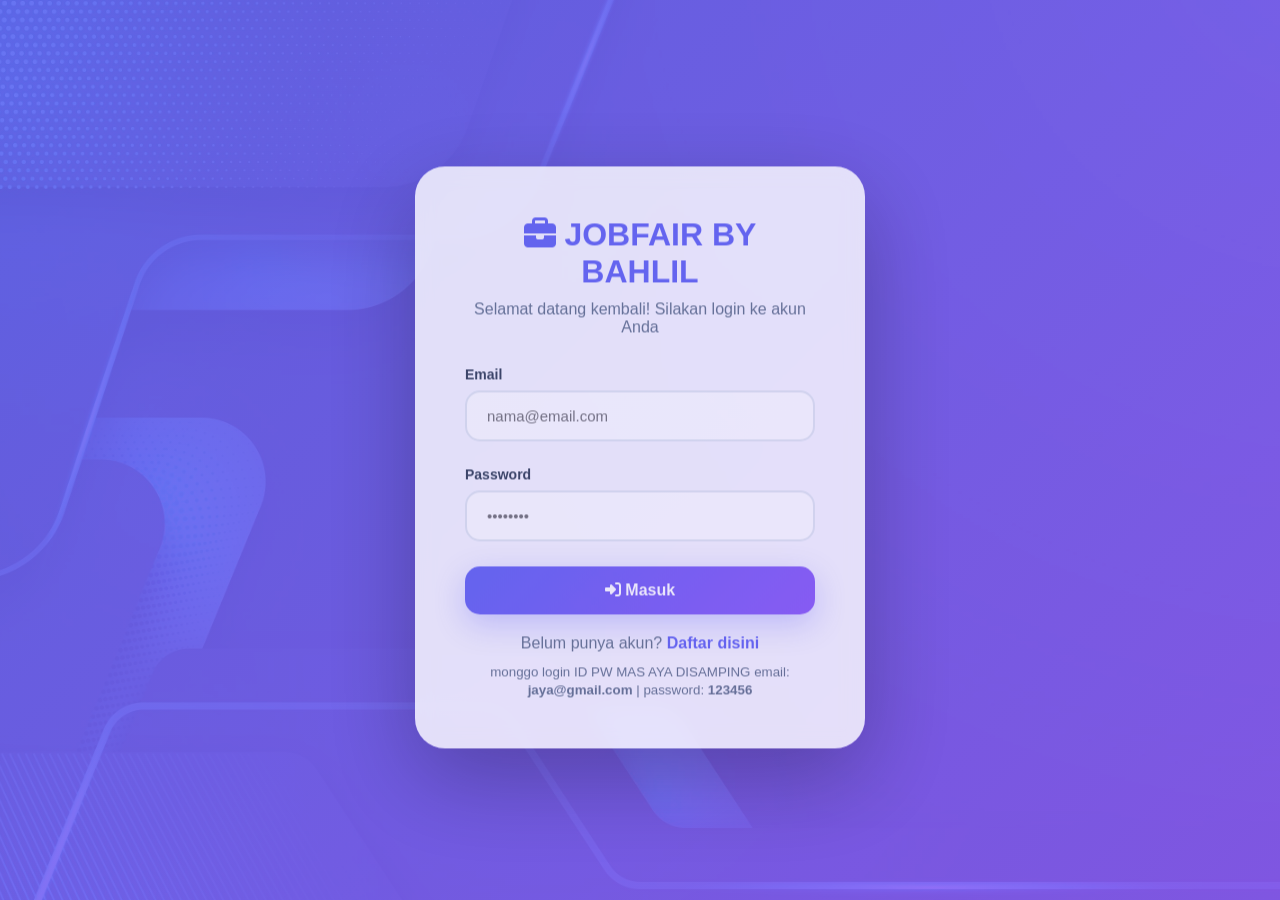
<file: index.html>
<!-- index.html -->
<!DOCTYPE html>
<html lang="id">
<head>
    <meta charset="UTF-8">
    <meta name="viewport" content="width=device-width, initial-scale=1.0">
    <title>KECERDASAN ANFISIAL</title>
    <meta http-equiv="refresh" content="0; url=login.html">
    <style>
        body {
            margin: 0;
            padding: 0;
            font-family: 'Segoe UI', Tahoma, Geneva, Verdana, sans-serif;
            background: linear-gradient(135deg, #6366f1 0%, #8b5cf6 100%);
            display: flex;
            justify-content: center;
            align-items: center;
            height: 100vh;
            color: white;
        }
        .loader {
            text-align: center;
        }
        .spinner {
            border: 4px solid rgba(255, 255, 255, 0.3);
            border-top: 4px solid white;
            border-radius: 50%;
            width: 50px;
            height: 50px;
            animation: spin 1s linear infinite;
            margin: 0 auto 20px;
        }
        @keyframes spin {
            0% { transform: rotate(0deg); }
            100% { transform: rotate(360deg); }
        }
        h1 {
            font-size: 32px;
            margin-bottom: 10px;
        }
        p {
            font-size: 16px;
            opacity: 0.9;
        }
    </style>
</head>
<body>
    <div class="loader">
        <div class="spinner"></div>
        <h1>JOBFAIR WINATA ANJAY</h1>
        <p>Loading... Redirecting to login page</p>
    </div>
    
    <script>
        // Fallback redirect jika meta refresh tidak bekerja
        setTimeout(function() {
            window.location.href = 'login.html';
        }, 100);
    </script>
</body>
</html>
</file>
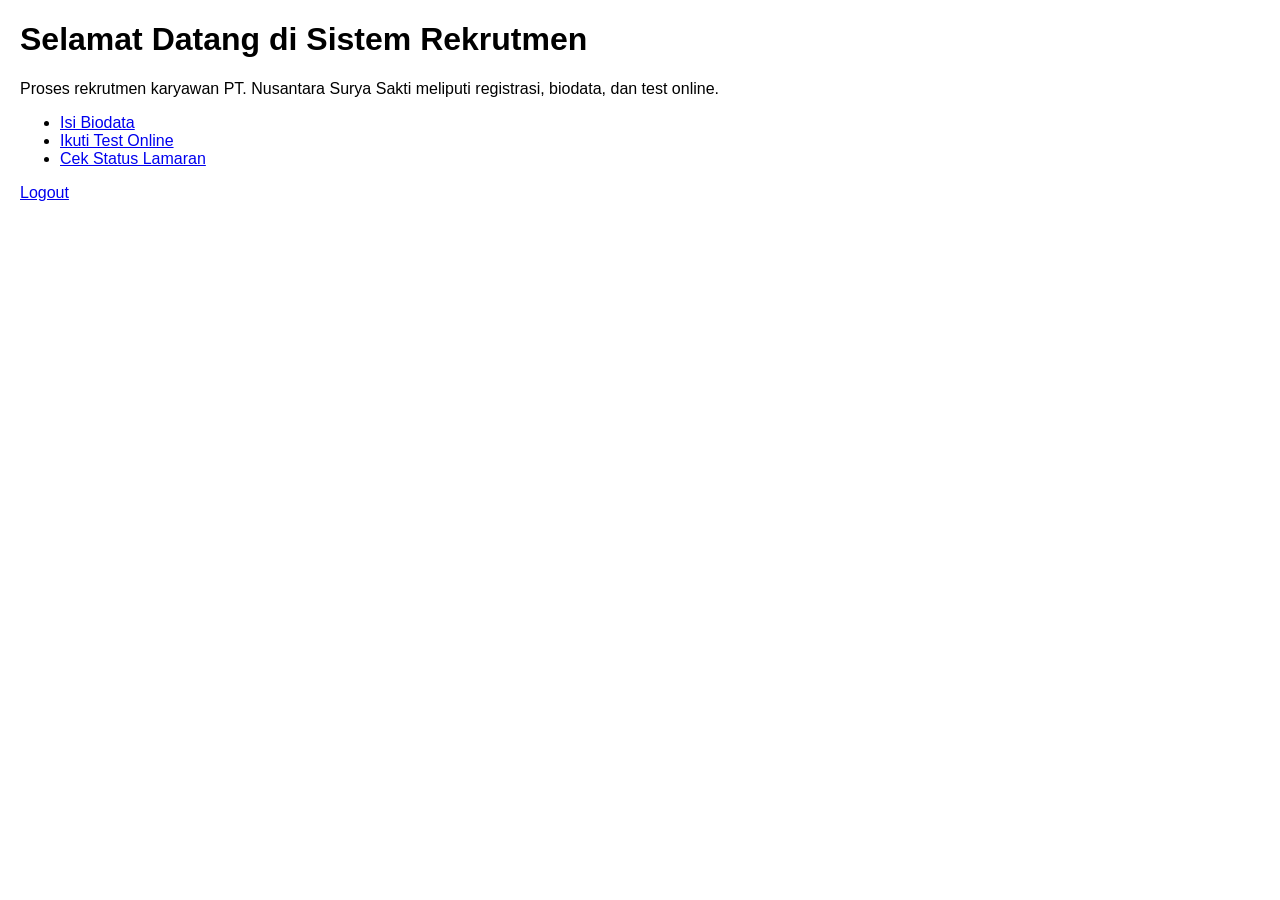
<file: beranda.html>
<!DOCTYPE html>
<html lang="id">
<head>
    <meta charset="UTF-8">
    <meta name="viewport" content="width=device-width, initial-scale=1.0">
    <title>Beranda - Rekrutmen PT. Nusantara Surya Sakti</title>
    <style>body { font-family: Arial; margin: 20px; }</style>
</head>
<body>
    <h1>Selamat Datang di Sistem Rekrutmen</h1>
    <p>Proses rekrutmen karyawan PT. Nusantara Surya Sakti meliputi registrasi, biodata, dan test online.</p>
    <nav>
        <ul>
            <li><a href="biodata.html">Isi Biodata</a></li>
            <li><a href="test.html">Ikuti Test Online</a></li>
            <li><a href="status.html">Cek Status Lamaran</a></li>
        </ul>
    </nav>
    <p><a href="login.html">Logout</a></p>
</body>
</html>
</file>
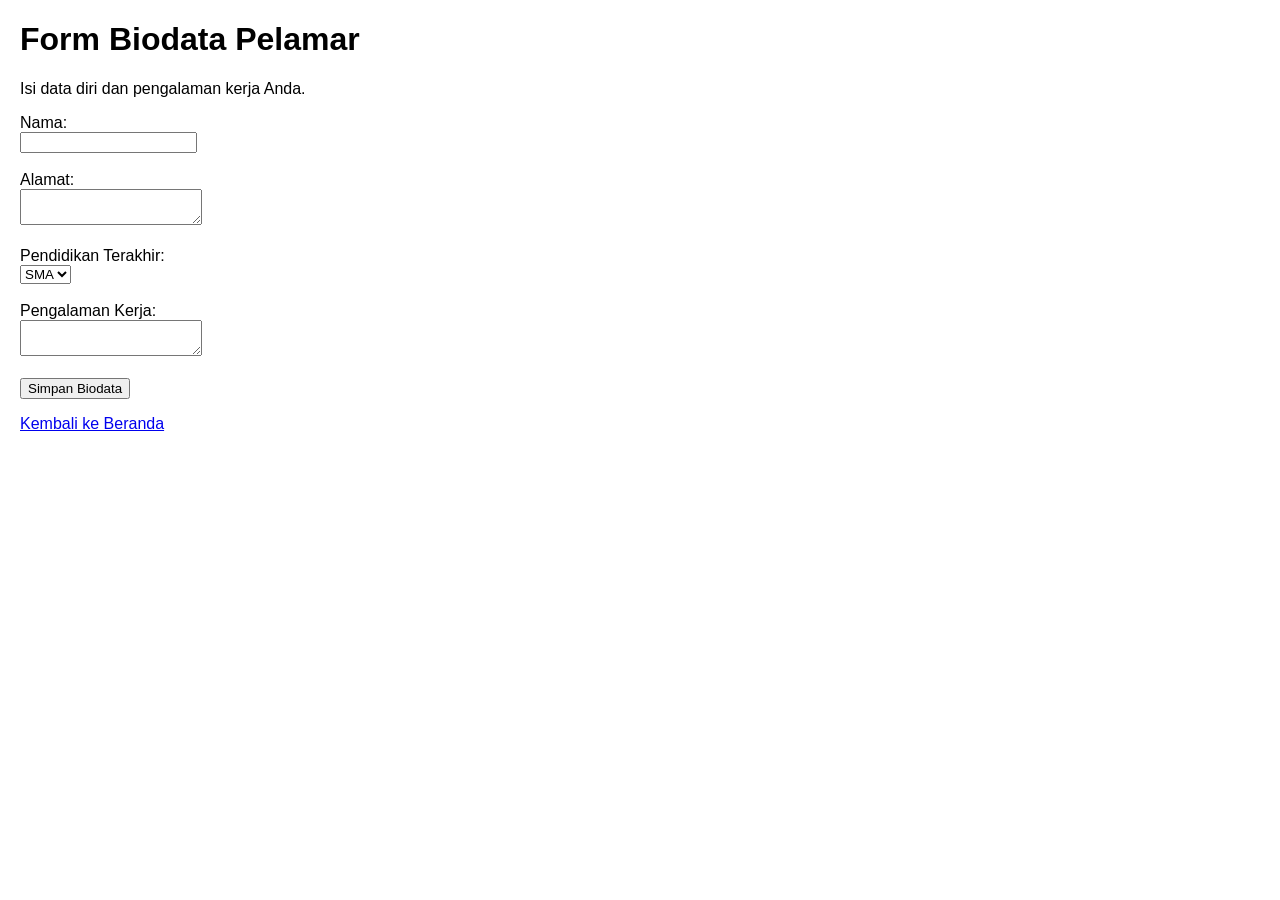
<file: biodata.html>
<!DOCTYPE html>
<html lang="id">
<head>
    <meta charset="UTF-8">
    <meta name="viewport" content="width=device-width, initial-scale=1.0">
    <title>Biodata - Rekrutmen PT. Nusantara Surya Sakti</title>
    <style>body { font-family: Arial; margin: 20px; } form { max-width: 600px; }</style>
</head>
<body>
    <h1>Form Biodata Pelamar</h1>
    <p>Isi data diri dan pengalaman kerja Anda.</p>
    <form action="beranda.html" method="post">
        <label for="nama">Nama:</label><br>
        <input type="text" id="nama" name="nama" required><br><br>
        <label for="alamat">Alamat:</label><br>
        <textarea id="alamat" name="alamat"></textarea><br><br>
        <label for="pendidikan">Pendidikan Terakhir:</label><br>
        <select id="pendidikan" name="pendidikan">
            <option value="SMA">SMA</option>
            <option value="S1">S1</option>
            <option value="S2">S2</option>
        </select><br><br>
        <label for="pengalaman">Pengalaman Kerja:</label><br>
        <textarea id="pengalaman" name="pengalaman"></textarea><br><br>
        <button type="submit">Simpan Biodata</button>
    </form>
    <p><a href="beranda.html">Kembali ke Beranda</a></p>
</body>
</html>
</file>
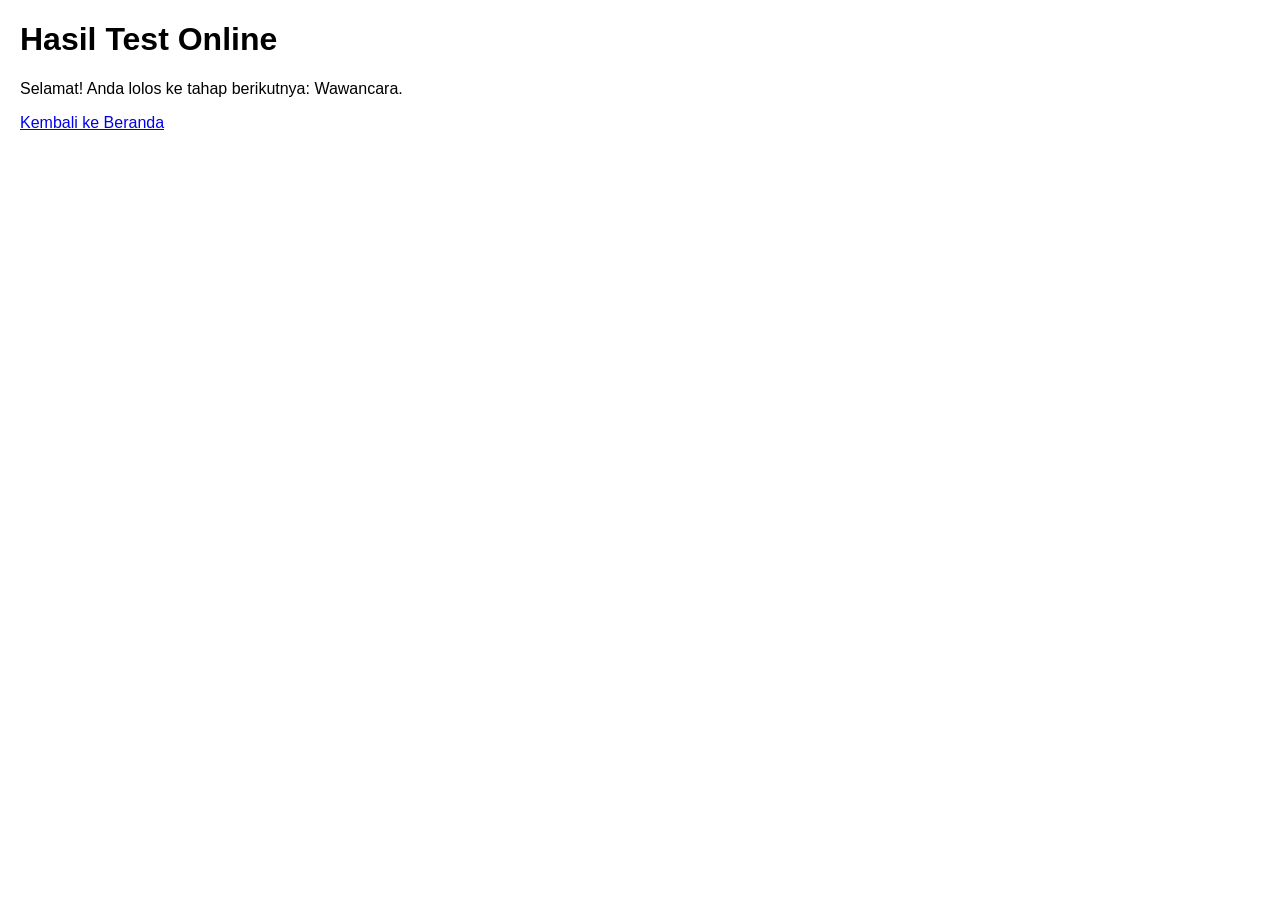
<file: hasil.html>
<!DOCTYPE html>
<html lang="id">
<head>
    <meta charset="UTF-8">
    <meta name="viewport" content="width=device-width, initial-scale=1.0">
    <title>Hasil Test - Rekrutmen PT. Nusantara Surya Sakti</title>
    <style>body { font-family: Arial; margin: 20px; }</style>
</head>
<body>
    <h1>Hasil Test Online</h1>
    <p>Selamat! Anda lolos ke tahap berikutnya: Wawancara.</p>
    <p><a href="beranda.html">Kembali ke Beranda</a></p>
</body>
</html>
</file>
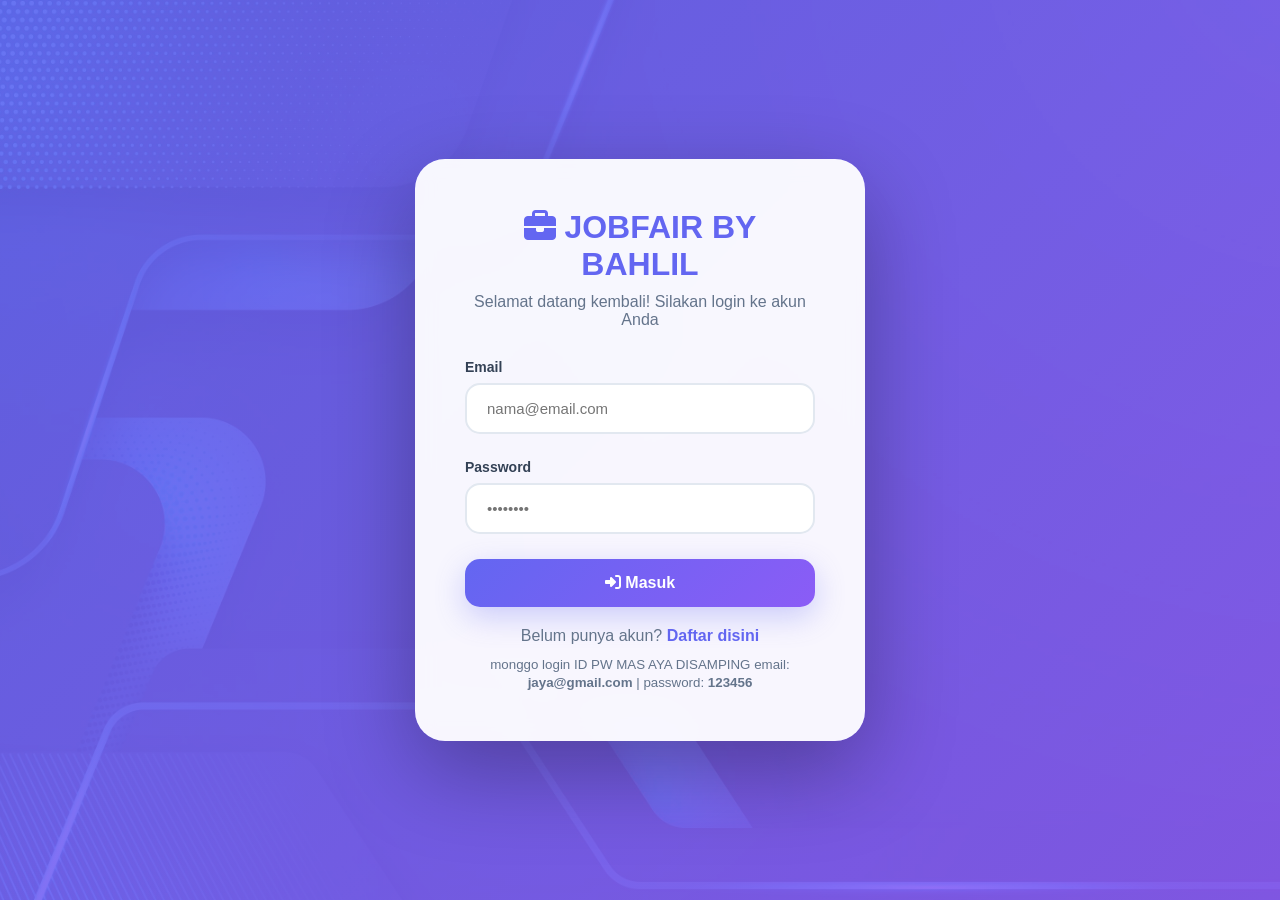
<file: history.html>
<!-- history.html -->
<!DOCTYPE html>
<html lang="id">
<head>
    <meta charset="UTF-8">
    <meta name="viewport" content="width=device-width, initial-scale=1.0">
    <title>Riwayat Lamaran - JOBFAIR WINATA ANJAY</title>
    <link href="https://cdnjs.cloudflare.com/ajax/libs/font-awesome/6.4.0/css/all.min.css" rel="stylesheet">
    <link rel="stylesheet" href="style.css">
</head>
<body>
    <div class="container">
        <nav class="navbar">
            <div class="navbar-brand">
                <i class="fas fa-briefcase"></i>
                WINATA
            </div>
            <div class="navbar-user">
                <div class="user-info">
                    <div class="user-name" id="userName">-</div>
                    <div class="user-email" id="userEmail">-</div>
                </div>
                <button class="btn-logout" id="logoutBtn">
                    <i class="fas fa-sign-out-alt"></i> Logout
                </button>
            </div>
        </nav>

        <div class="content-area">
            <div class="content-header">
                <h2 class="content-title">
                    <i class="fas fa-history"></i>
                    Riwayat Lamaran
                </h2>
                <a href="dashboard.html" class="btn-back">
                    <i class="fas fa-arrow-left"></i> Kembali
                </a>
            </div>
            
            <div class="status-list" id="historyList"></div>
        </div>
    </div>

    <script src="status.js"></script>
</body>
</html>
</file>
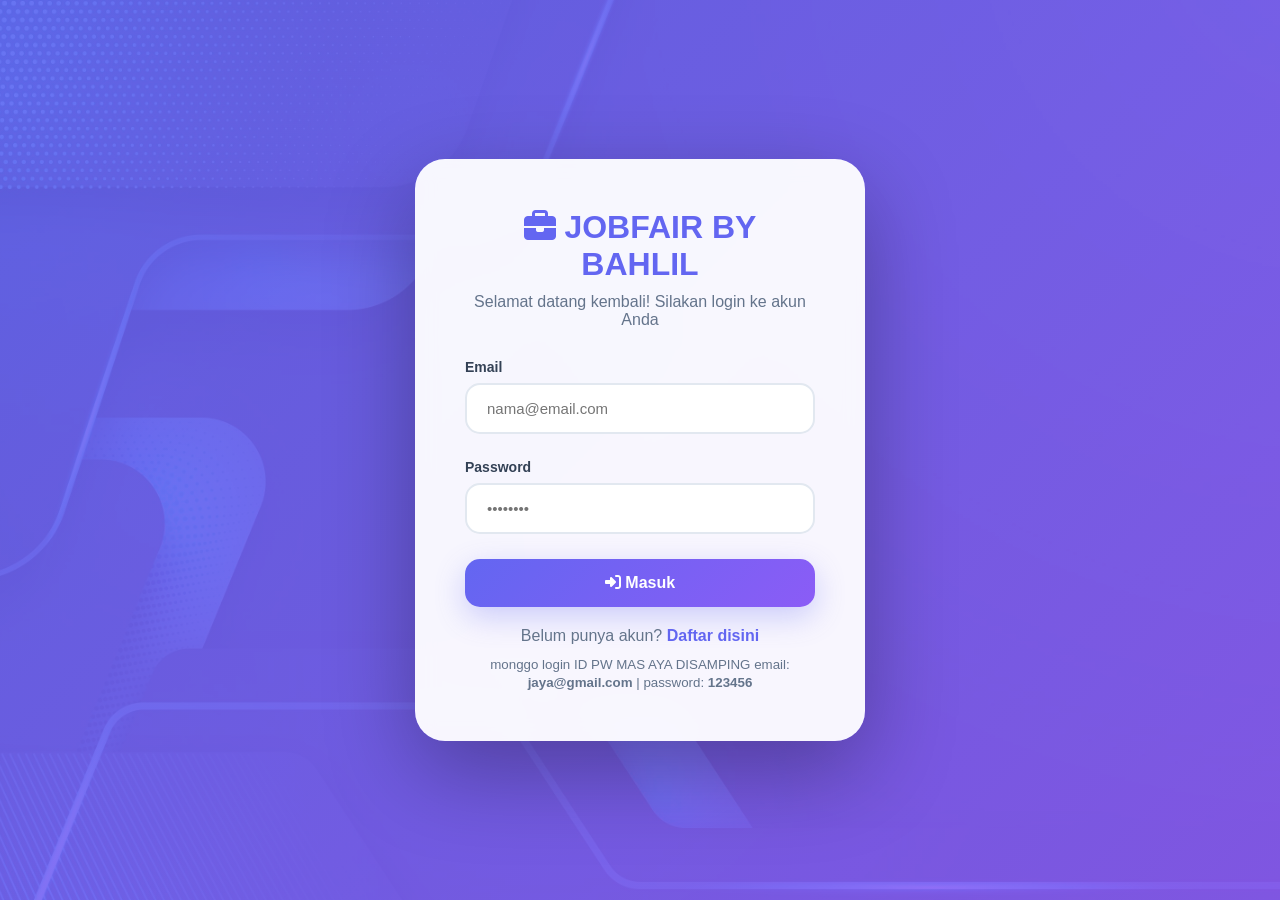
<file: jobs.html>
<!-- jobs.html -->
<!DOCTYPE html>
<html lang="id">
<head>
    <meta charset="UTF-8">
    <meta name="viewport" content="width=device-width, initial-scale=1.0">
    <title>Cari Pekerjaan - JOBFAIR WINATA</title>
    <link href="https://cdnjs.cloudflare.com/ajax/libs/font-awesome/6.4.0/css/all.min.css" rel="stylesheet">
    <link rel="stylesheet" href="style.css">
</head>
<body>
    <div class="container">
        <nav class="navbar">
            <div class="navbar-brand">
                <i class="fas fa-briefcase"></i>
                JOBFAIR WINATA
            </div>
            <div class="navbar-user">
                <div class="user-info">
                    <div class="user-name" id="userName">-</div>
                    <div class="user-email" id="userEmail">-</div>
                </div>
                <button class="btn-logout" id="logoutBtn">
                    <i class="fas fa-sign-out-alt"></i> Logout
                </button>
            </div>
        </nav>

        <div class="content-area">
            <div class="content-header">
                <h2 class="content-title">
                    <i class="fas fa-search"></i>
                    Lowongan Pekerjaan Tersedia
                </h2>
                <a href="dashboard.html" class="btn-back">
                    <i class="fas fa-arrow-left"></i> Kembali
                </a>
            </div>
            
            <div class="job-list" id="availableJobsList">
                <!-- Jobs will be populated here -->
            </div>
        </div>
    </div>

    <script src="jobs.js"></script>
</body>
</html>
</file>
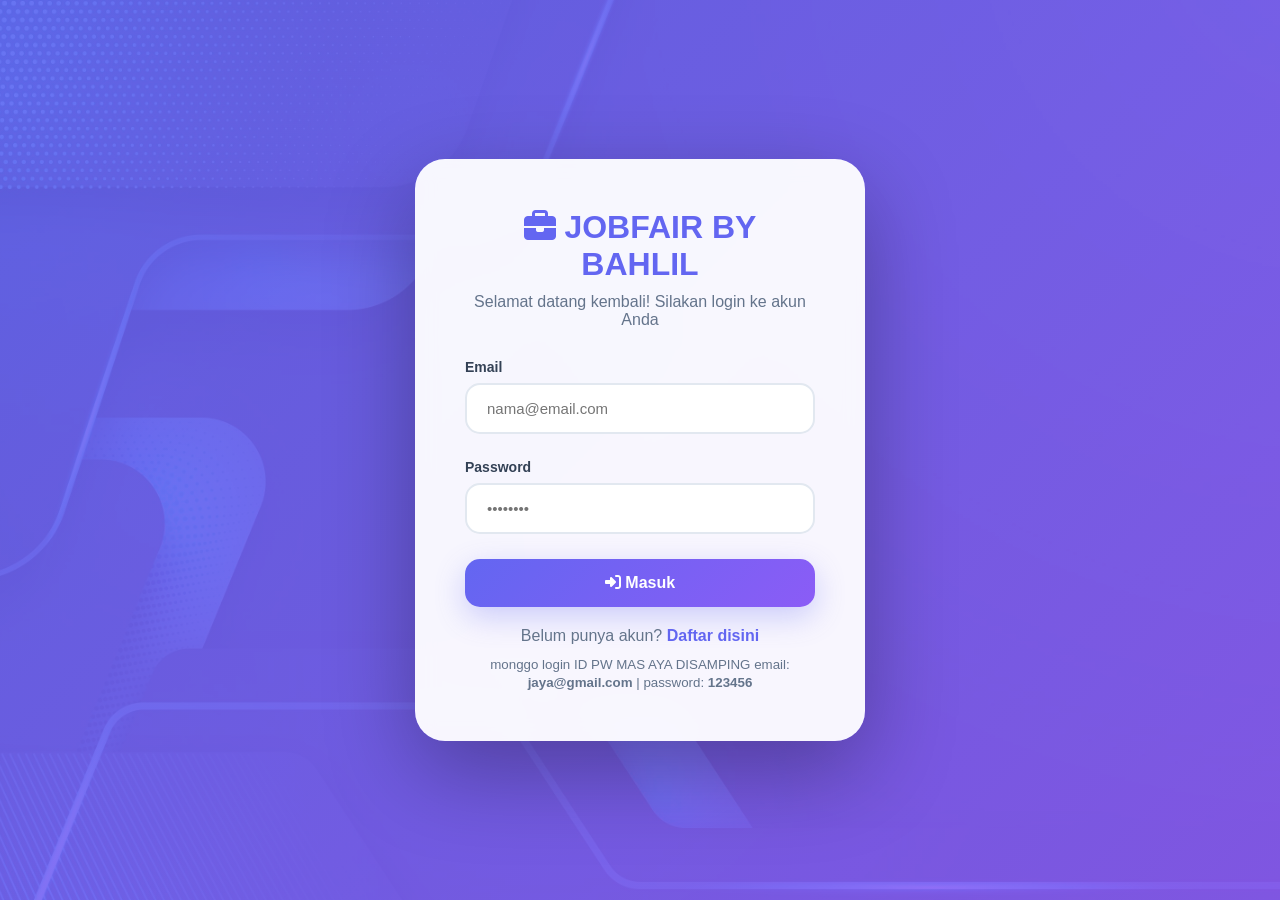
<file: login.html>
<!-- login.html -->
<!DOCTYPE html>
<html lang="id">
<head>
    <meta charset="UTF-8">
    <meta name="viewport" content="width=device-width, initial-scale=1.0">
    <title>Login - JOBFAIR WINATA</title>
    <link href="https://cdnjs.cloudflare.com/ajax/libs/font-awesome/6.4.0/css/all.min.css" rel="stylesheet">
    <link rel="stylesheet" href="style.css">
</head>
<body>
    <div class="auth-container">
        <div class="auth-box">
            <h2><i class="fas fa-briefcase"></i> JOBFAIR BY BAHLIL</h2>
            <p>Selamat datang kembali! Silakan login ke akun Anda</p>
            <form id="loginForm">
                <div class="form-group">
                    <label>Email</label>
                    <input type="email" id="loginEmail" placeholder="nama@email.com" required>
                </div>
                <div class="form-group">
                    <label>Password</label>
                    <input type="password" id="loginPassword" placeholder="••••••••" required>
                </div>
                <button type="submit" class="btn-primary">
                    <i class="fas fa-sign-in-alt"></i> Masuk
                </button>
            </form>
            <div class="auth-switch">
                Belum punya akun? <a href="register.html">Daftar disini</a>
            </div>
            <div class="auth-switch" style="margin-top: 10px;">
                <small>monggo login ID PW MAS AYA DISAMPING email: <strong>jaya@gmail.com</strong> | password: <strong>123456</strong></small>
            </div>
        </div>
    </div>

    <script src="auth.js"></script>
</body>
</html>
</file>
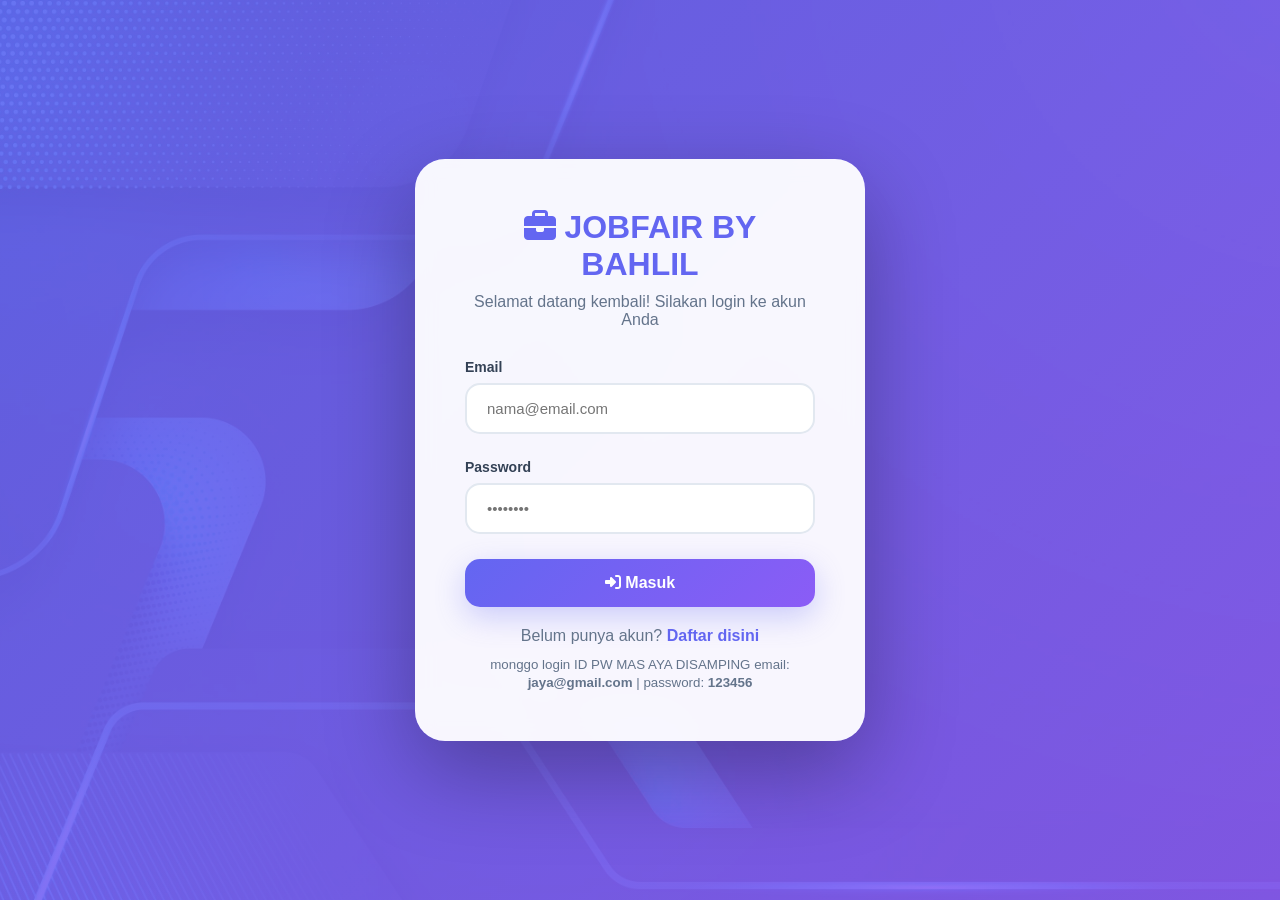
<file: profile.html>
<!-- history.html -->
<!DOCTYPE html>
<html lang="id">
<head>
    <meta charset="UTF-8">
    <meta name="viewport" content="width=device-width, initial-scale=1.0">
    <title>Riwayat Lamaran - JOBFAIR WINATA</title>
    <link href="https://cdnjs.cloudflare.com/ajax/libs/font-awesome/6.4.0/css/all.min.css" rel="stylesheet">
    <link rel="stylesheet" href="style.css">
</head>
<body>
    <div class="container">
        <nav class="navbar">
            <div class="navbar-brand">
                <i class="fas fa-briefcase"></i>
                JOBFAIR WINATA
            </div>
            <div class="navbar-user">
                <div class="user-info">
                    <div class="user-name" id="userName">-</div>
                    <div class="user-email" id="userEmail">-</div>
                </div>
                <button class="btn-logout" id="logoutBtn">
                    <i class="fas fa-sign-out-alt"></i> Logout
                </button>
            </div>
        </nav>

        <div class="content-area">
            <div class="content-header">
                <h2 class="content-title">
                    <i class="fas fa-history"></i>
                    Riwayat Lamaran
                </h2>
                <a href="dashboard.html" class="btn-back">
                    <i class="fas fa-arrow-left"></i> Kembali
                </a>
            </div>
            
            <div class="status-list" id="historyList">
                <!-- History items will be populated here -->
            </div>
        </div>
    </div>

    <script src="status.js"></script>
</body>
</html>
</file>
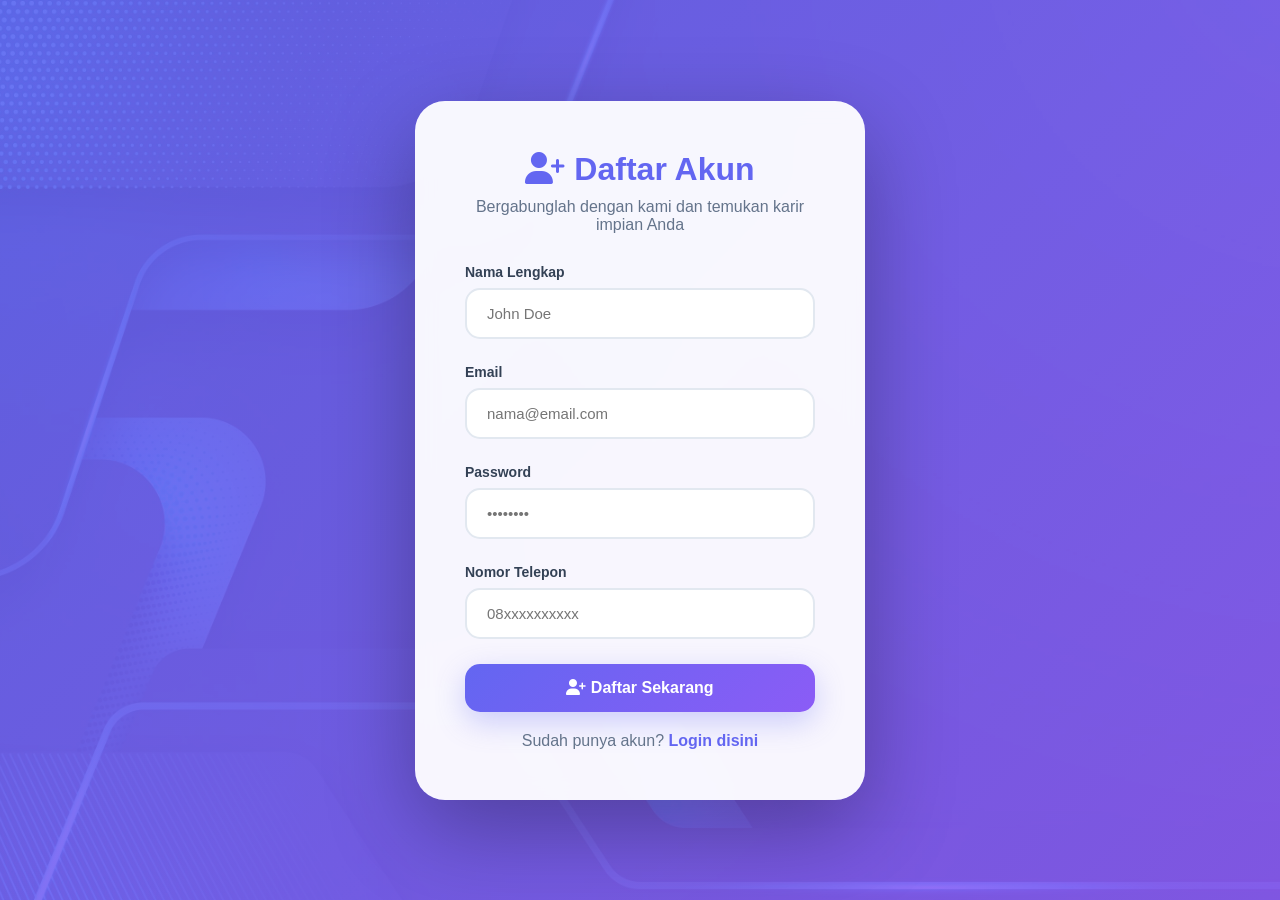
<file: register.html>
<!-- register.html -->
<!DOCTYPE html>
<html lang="id">
<head>
    <meta charset="UTF-8">
    <meta name="viewport" content="width=device-width, initial-scale=1.0">
    <title>Register - JOBFAIR WINATA</title>
    <link href="https://cdnjs.cloudflare.com/ajax/libs/font-awesome/6.4.0/css/all.min.css" rel="stylesheet">
    <link rel="stylesheet" href="style.css">
</head>
<body>
    <div class="auth-container">
        <div class="auth-box">
            <h2><i class="fas fa-user-plus"></i> Daftar Akun</h2>
            <p>Bergabunglah dengan kami dan temukan karir impian Anda</p>
            <form id="registerForm">
                <div class="form-group">
                    <label>Nama Lengkap</label>
                    <input type="text" id="regName" placeholder="John Doe" required>
                </div>
                <div class="form-group">
                    <label>Email</label>
                    <input type="email" id="regEmail" placeholder="nama@email.com" required>
                </div>
                <div class="form-group">
                    <label>Password</label>
                    <input type="password" id="regPassword" placeholder="••••••••" required>
                </div>
                <div class="form-group">
                    <label>Nomor Telepon</label>
                    <input type="tel" id="regPhone" placeholder="08xxxxxxxxxx" required>
                </div>
                <button type="submit" class="btn-primary">
                    <i class="fas fa-user-plus"></i> Daftar Sekarang
                </button>
            </form>
            <div class="auth-switch">
                Sudah punya akun? <a href="login.html">Login disini</a>
            </div>
        </div>
    </div>

    <script src="auth.js"></script>
</body>
</html>
</file>
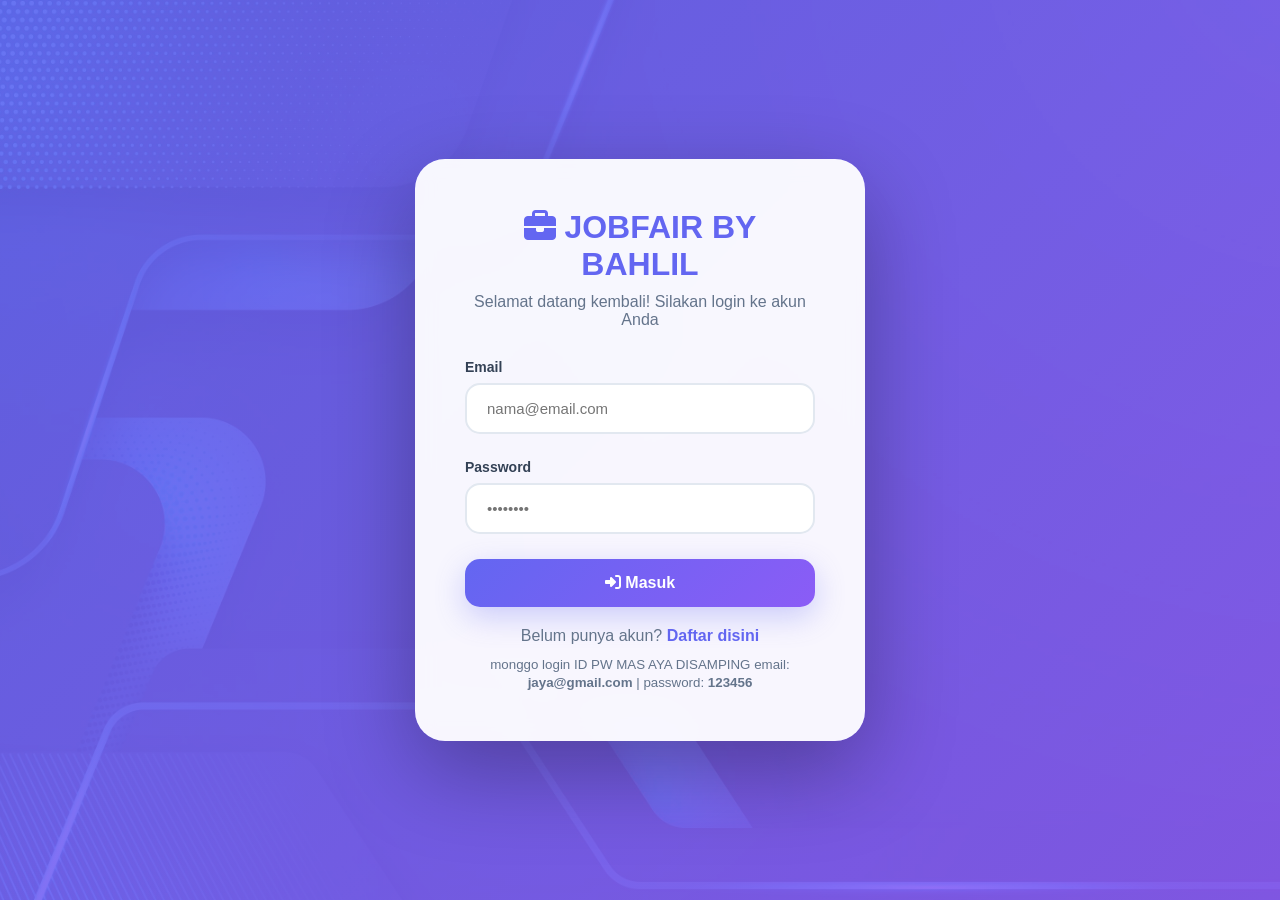
<file: status.html>
<!-- status.html -->
<!DOCTYPE html>
<html lang="id">
<head>
    <meta charset="UTF-8">
    <meta name="viewport" content="width=device-width, initial-scale=1.0">
    <title>Status Lamaran - JOBFAIR WINATA</title>
    <link href="https://cdnjs.cloudflare.com/ajax/libs/font-awesome/6.4.0/css/all.min.css" rel="stylesheet">
    <link rel="stylesheet" href="style.css">
</head>
<body>
    <div class="container">
        <nav class="navbar">
            <div class="navbar-brand">
                <i class="fas fa-briefcase"></i>
                WINATA
            </div>
            <div class="navbar-user">
                <div class="user-info">
                    <div class="user-name" id="userName">-</div>
                    <div class="user-email" id="userEmail">-</div>
                </div>
                <button class="btn-logout" id="logoutBtn">
                    <i class="fas fa-sign-out-alt"></i> Logout
                </button>
            </div>
        </nav>

        <div class="content-area">
            <div class="content-header">
                <h2 class="content-title">
                    <i class="fas fa-chart-line"></i>
                    Status Lamaran
                </h2>
                <a href="dashboard.html" class="btn-back">
                    <i class="fas fa-arrow-left"></i> Kembali
                </a>
            </div>
            
            <div class="status-list" id="statusList">
                <!-- Status items will be populated here -->
            </div>
        </div>
    </div>

    <script src="status.js"></script>
</body>
</html>
</file>
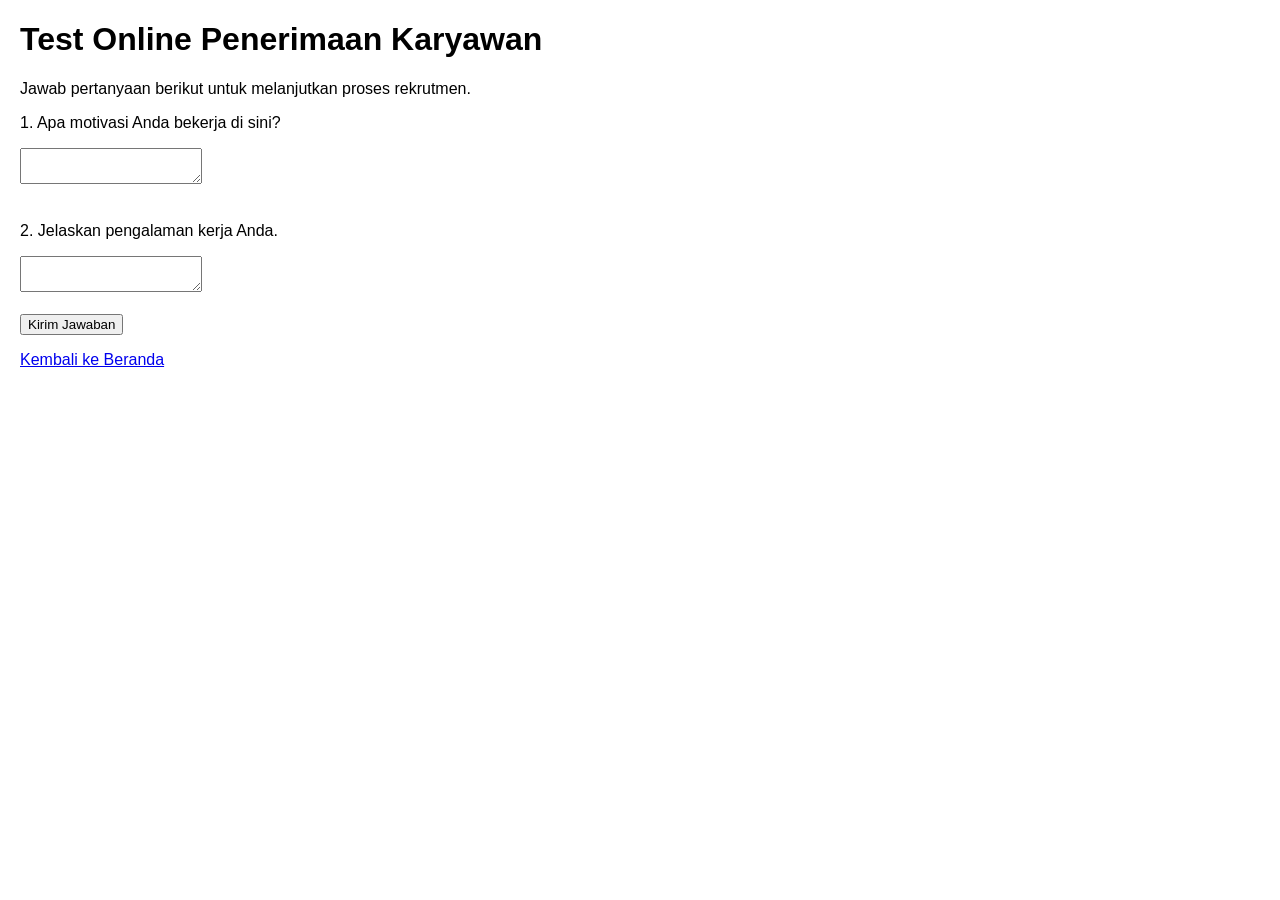
<file: tes.html>
<!DOCTYPE html>
<html lang="id">
<head>
    <meta charset="UTF-8">
    <meta name="viewport" content="width=device-width, initial-scale=1.0">
    <title>Test Online - Rekrutmen PT. Nusantara Surya Sakti</title>
    <style>body { font-family: Arial; margin: 20px; }</style>
</head>
<body>
    <h1>Test Online Penerimaan Karyawan</h1>
    <p>Jawab pertanyaan berikut untuk melanjutkan proses rekrutmen.</p>
    <form action="hasil.html" method="post">
        <p>1. Apa motivasi Anda bekerja di sini?</p>
        <textarea name="jawaban1" required></textarea><br><br>
        <p>2. Jelaskan pengalaman kerja Anda.</p>
        <textarea name="jawaban2" required></textarea><br><br>
        <button type="submit">Kirim Jawaban</button>
    </form>
    <p><a href="beranda.html">Kembali ke Beranda</a></p>
</body>
</html>
</file>
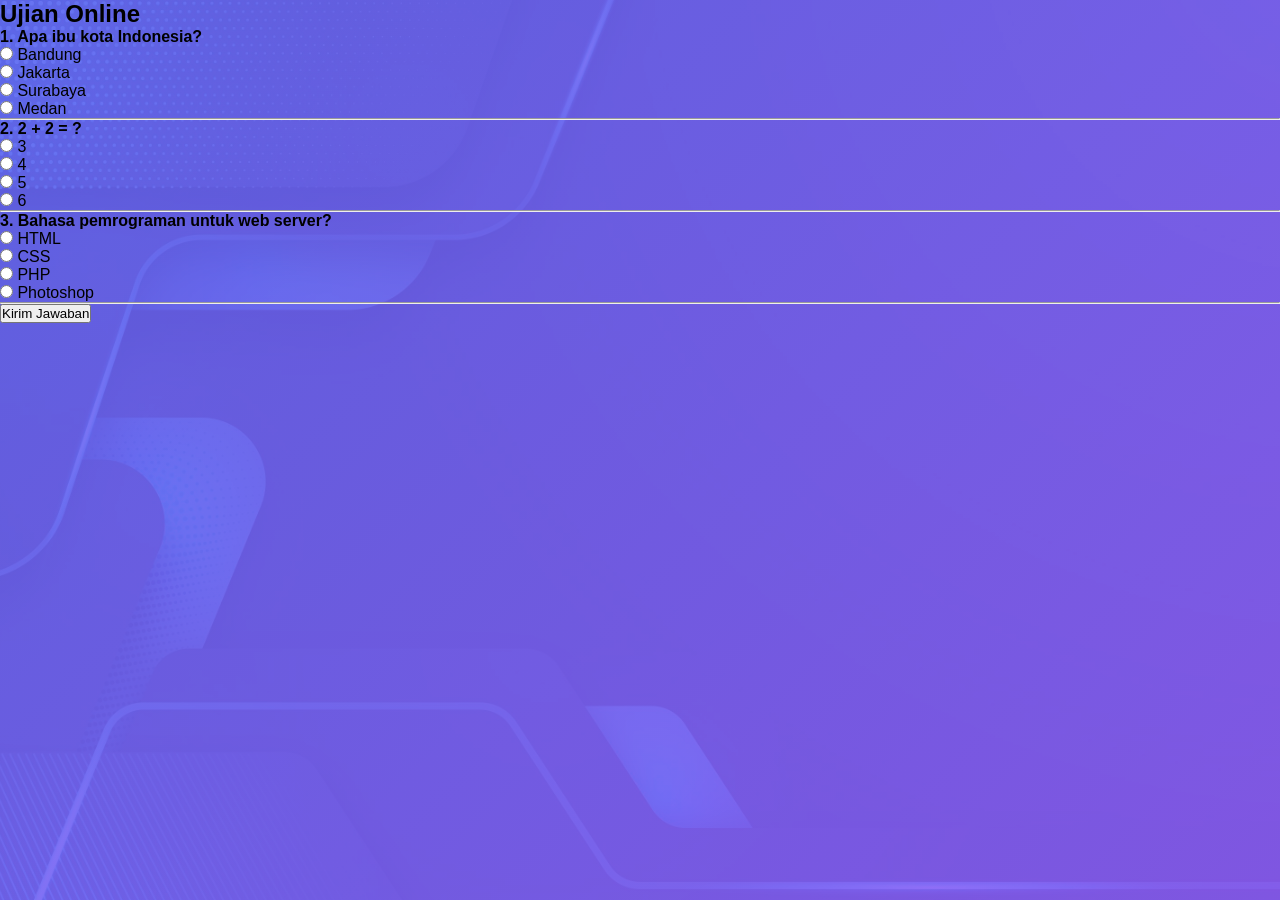
<file: ujian.html>
<!DOCTYPE html>
<html lang="id">
<head>
  <meta charset="UTF-8">
  <title>Ujian Online Pelamar</title>
  <link rel="stylesheet" href="style.css">
</head>
<body>
  <h2>Ujian Online</h2>
  <form id="formUjian">
    <div id="daftarSoal"></div>
    <button type="submit">Kirim Jawaban</button>
  </form>

  <script>
    document.addEventListener("DOMContentLoaded", () => {
      fetch("soal.json")
        .then(res => res.json())
        .then(data => {
          const container = document.getElementById("daftarSoal");
          data.forEach((soal, index) => {
            container.innerHTML += `
              <div>
                <p><strong>${index + 1}. ${soal.soal}</strong></p>
                <label><input type="radio" name="soal_${soal.id}" value="A"> ${soal.pilihan_a}</label><br>
                <label><input type="radio" name="soal_${soal.id}" value="B"> ${soal.pilihan_b}</label><br>
                <label><input type="radio" name="soal_${soal.id}" value="C"> ${soal.pilihan_c}</label><br>
                <label><input type="radio" name="soal_${soal.id}" value="D"> ${soal.pilihan_d}</label>
              </div><hr>
            `;
          });

          document.getElementById("formUjian").addEventListener("submit", function(e) {
            e.preventDefault();
            let skor = 0;
            data.forEach((soal) => {
              const jawaban = document.querySelector(`input[name="soal_${soal.id}"]:checked`);
              if (jawaban && jawaban.value === soal.jawaban_benar) {
                skor++;
              }
            });
            alert(`Tes selesai! Skor kamu: ${skor} dari ${data.length}`);
          });
        });
    });
  </script>
</body>
</html>
</file>
<file: style.css>
/* style.css */
* {
    margin: 0;
    padding: 0;
    box-sizing: border-box;
}

body {
    font-family: 'Segoe UI', Tahoma, Geneva, Verdana, sans-serif;
    background-image: url('bg.jpg');
    background-size: cover;
    background-position: center;
    background-attachment: fixed;
    min-height: 100vh;
    position: relative;
}

body::before {
    content: '';
    position: fixed;
    top: 0;
    left: 0;
    right: 0;
    bottom: 0;
    background: linear-gradient(135deg, rgba(99, 102, 241, 0.9) 0%, rgba(139, 92, 246, 0.9) 100%);
    z-index: -1;
}

.container {
    max-width: 1400px;
    margin: 0 auto;
    padding: 20px;
}

/* Auth Pages */
.auth-container {
    display: flex;
    justify-content: center;
    align-items: center;
    min-height: 100vh;
    padding: 20px;
}

.auth-box {
    background: rgba(255, 255, 255, 0.95);
    backdrop-filter: blur(10px);
    border-radius: 30px;
    padding: 50px;
    box-shadow: 0 30px 90px rgba(0, 0, 0, 0.3);
    width: 100%;
    max-width: 450px;
    animation: slideUp 0.6s ease;
}

@keyframes slideUp {
    from {
        opacity: 0;
        transform: translateY(50px);
    }
    to {
        opacity: 1;
        transform: translateY(0);
    }
}

.auth-box h2 {
    text-align: center;
    color: #6366f1;
    margin-bottom: 10px;
    font-size: 32px;
    font-weight: 700;
}

.auth-box p {
    text-align: center;
    color: #64748b;
    margin-bottom: 30px;
}

.form-group {
    margin-bottom: 25px;
}

.form-group label {
    display: block;
    margin-bottom: 8px;
    color: #334155;
    font-weight: 600;
    font-size: 14px;
}

.form-group input, .form-group select {
    width: 100%;
    padding: 15px 20px;
    border: 2px solid #e2e8f0;
    border-radius: 15px;
    font-size: 15px;
    transition: all 0.3s;
    background: white;
}

.form-group input:focus, .form-group select:focus {
    outline: none;
    border-color: #6366f1;
    box-shadow: 0 0 0 4px rgba(99, 102, 241, 0.1);
}

.btn-primary {
    width: 100%;
    padding: 15px;
    background: linear-gradient(135deg, #6366f1 0%, #8b5cf6 100%);
    color: white;
    border: none;
    border-radius: 15px;
    font-size: 16px;
    font-weight: 600;
    cursor: pointer;
    transition: all 0.3s;
    box-shadow: 0 10px 30px rgba(99, 102, 241, 0.3);
}

.btn-primary:hover {
    transform: translateY(-2px);
    box-shadow: 0 15px 40px rgba(99, 102, 241, 0.4);
}

.auth-switch {
    text-align: center;
    margin-top: 20px;
    color: #64748b;
}

.auth-switch a {
    color: #6366f1;
    text-decoration: none;
    font-weight: 600;
    cursor: pointer;
}

.auth-switch a:hover {
    text-decoration: underline;
}

/* Navbar */
.navbar {
    background: rgba(255, 255, 255, 0.95);
    backdrop-filter: blur(10px);
    padding: 20px 40px;
    border-radius: 25px;
    margin-bottom: 30px;
    display: flex;
    justify-content: space-between;
    align-items: center;
    box-shadow: 0 10px 40px rgba(0, 0, 0, 0.1);
}

.navbar-brand {
    font-size: 28px;
    font-weight: 700;
    color: #6366f1;
    display: flex;
    align-items: center;
    gap: 10px;
}

.navbar-user {
    display: flex;
    align-items: center;
    gap: 20px;
}

.user-info {
    text-align: right;
}

.user-name {
    font-weight: 600;
    color: #1e293b;
}

.user-email {
    font-size: 12px;
    color: #64748b;
}

.btn-logout {
    padding: 10px 25px;
    background: linear-gradient(135deg, #ef4444 0%, #dc2626 100%);
    color: white;
    border: none;
    border-radius: 12px;
    cursor: pointer;
    font-weight: 600;
    transition: all 0.3s;
}

.btn-logout:hover {
    transform: translateY(-2px);
    box-shadow: 0 10px 25px rgba(239, 68, 68, 0.3);
}

/* Dashboard Grid */
.dashboard-grid {
    display: grid;
    grid-template-columns: repeat(auto-fit, minmax(280px, 1fr));
    gap: 25px;
    margin-bottom: 30px;
}

.dashboard-card {
    background: rgba(255, 255, 255, 0.95);
    backdrop-filter: blur(10px);
    border-radius: 25px;
    padding: 35px;
    cursor: pointer;
    transition: all 0.3s;
    box-shadow: 0 10px 40px rgba(0, 0, 0, 0.1);
    position: relative;
    overflow: hidden;
    text-decoration: none;
    color: inherit;
    display: block;
}

.dashboard-card::before {
    content: '';
    position: absolute;
    top: 0;
    left: 0;
    right: 0;
    height: 5px;
    background: linear-gradient(135deg, #6366f1 0%, #8b5cf6 100%);
}

.dashboard-card:hover {
    transform: translateY(-10px);
    box-shadow: 0 20px 60px rgba(0, 0, 0, 0.2);
}

.card-icon {
    width: 70px;
    height: 70px;
    background: linear-gradient(135deg, #6366f1 0%, #8b5cf6 100%);
    border-radius: 20px;
    display: flex;
    align-items: center;
    justify-content: center;
    margin-bottom: 20px;
    font-size: 32px;
    color: white;
    box-shadow: 0 10px 30px rgba(99, 102, 241, 0.3);
}

.card-title {
    font-size: 22px;
    font-weight: 700;
    color: #1e293b;
    margin-bottom: 10px;
}

.card-description {
    color: #64748b;
    font-size: 14px;
    line-height: 1.6;
}

/* Stats Grid */
.stats-grid {
    display: grid;
    grid-template-columns: repeat(auto-fit, minmax(200px, 1fr));
    gap: 20px;
    margin-bottom: 30px;
}

.stat-card {
    background: rgba(255, 255, 255, 0.95);
    backdrop-filter: blur(10px);
    border-radius: 20px;
    padding: 25px;
    text-align: center;
    box-shadow: 0 10px 40px rgba(0, 0, 0, 0.1);
}

.stat-number {
    font-size: 36px;
    font-weight: 700;
    color: #6366f1;
    margin-bottom: 5px;
}

.stat-label {
    color: #64748b;
    font-size: 14px;
}

/* Content Area */
.content-area {
    background: rgba(255, 255, 255, 0.95);
    backdrop-filter: blur(10px);
    border-radius: 25px;
    padding: 40px;
    box-shadow: 0 10px 40px rgba(0, 0, 0, 0.1);
    animation: fadeIn 0.4s;
}

@keyframes fadeIn {
    from { opacity: 0; }
    to { opacity: 1; }
}

.content-header {
    display: flex;
    justify-content: space-between;
    align-items: center;
    margin-bottom: 30px;
    padding-bottom: 20px;
    border-bottom: 2px solid #e2e8f0;
}

.content-title {
    font-size: 28px;
    font-weight: 700;
    color: #1e293b;
    display: flex;
    align-items: center;
    gap: 15px;
}

.btn-back {
    padding: 12px 30px;
    background: linear-gradient(135deg, #64748b 0%, #475569 100%);
    color: white;
    border: none;
    border-radius: 12px;
    cursor: pointer;
    font-weight: 600;
    transition: all 0.3s;
    text-decoration: none;
    display: inline-block;
}

.btn-back:hover {
    transform: translateY(-2px);
    box-shadow: 0 10px 25px rgba(100, 116, 139, 0.3);
}

/* Job List */
.job-list {
    display: grid;
    gap: 20px;
    margin-bottom: 30px;
}

.job-item {
    background: white;
    border: 2px solid #e2e8f0;
    border-radius: 20px;
    padding: 25px;
    cursor: pointer;
    transition: all 0.3s;
}

.job-item:hover {
    border-color: #6366f1;
    transform: translateX(5px);
    box-shadow: 0 10px 30px rgba(99, 102, 241, 0.1);
}

.job-item.selected {
    border-color: #6366f1;
    background: linear-gradient(135deg, rgba(99, 102, 241, 0.05) 0%, rgba(139, 92, 246, 0.05) 100%);
}

.job-title {
    font-size: 20px;
    font-weight: 700;
    color: #1e293b;
    margin-bottom: 8px;
}

.job-company {
    color: #6366f1;
    font-weight: 600;
    margin-bottom: 10px;
}

.job-details {
    display: flex;
    gap: 20px;
    flex-wrap: wrap;
    color: #64748b;
    font-size: 14px;
}

.job-detail-item {
    display: flex;
    align-items: center;
    gap: 8px;
}

/* Status Items */
.status-list {
    display: grid;
    gap: 20px;
}

.status-item {
    background: white;
    border-radius: 20px;
    padding: 25px;
    border-left: 5px solid #6366f1;
    box-shadow: 0 5px 20px rgba(0, 0, 0, 0.05);
}

.status-badge {
    display: inline-block;
    padding: 6px 15px;
    border-radius: 20px;
    font-size: 12px;
    font-weight: 600;
    margin-bottom: 10px;
}

.status-pending {
    background: #fef3c7;
    color: #92400e;
}

.status-review {
    background: #dbeafe;
    color: #1e40af;
}

.status-accepted {
    background: #dcfce7;
    color: #166534;
}

.status-rejected {
    background: #fee2e2;
    color: #991b1b;
}

.application-date {
    font-size: 13px;
    color: #64748b;
    margin-top: 10px;
}

/* Form Elements */
.form-row {
    display: grid;
    grid-template-columns: repeat(auto-fit, minmax(250px, 1fr));
    gap: 20px;
}

textarea {
    width: 100%;
    padding: 15px 20px;
    border: 2px solid #e2e8f0;
    border-radius: 15px;
    font-size: 15px;
    font-family: inherit;
    resize: vertical;
    min-height: 120px;
}

textarea:focus {
    outline: none;
    border-color: #6366f1;
    box-shadow: 0 0 0 4px rgba(99, 102, 241, 0.1);
}

.btn-submit {
    padding: 15px 40px;
    background: linear-gradient(135deg, #10b981 0%, #059669 100%);
    color: white;
    border: none;
    border-radius: 12px;
    font-size: 16px;
    font-weight: 600;
    cursor: pointer;
    transition: all 0.3s;
    margin-top: 20px;
}

.btn-submit:hover {
    transform: translateY(-2px);
    box-shadow: 0 10px 30px rgba(16, 185, 129, 0.3);
}

/* Empty State */
.empty-state {
    text-align: center;
    padding: 60px 20px;
    color: #64748b;
}

.empty-state i {
    font-size: 64px;
    margin-bottom: 20px;
    opacity: 0.3;
}

.empty-state h3 {
    font-size: 20px;
    margin-bottom: 10px;
    color: #334155;
}

/* Responsive */
@media (max-width: 768px) {
    .navbar {
        flex-direction: column;
        gap: 20px;
        text-align: center;
        padding: 20px;
    }

    .auth-box {
        padding: 30px;
    }

    .content-header {
        flex-direction: column;
        gap: 15px;
        align-items: flex-start;
    }

    .content-area {
        padding: 20px;
    }
}
</file>
